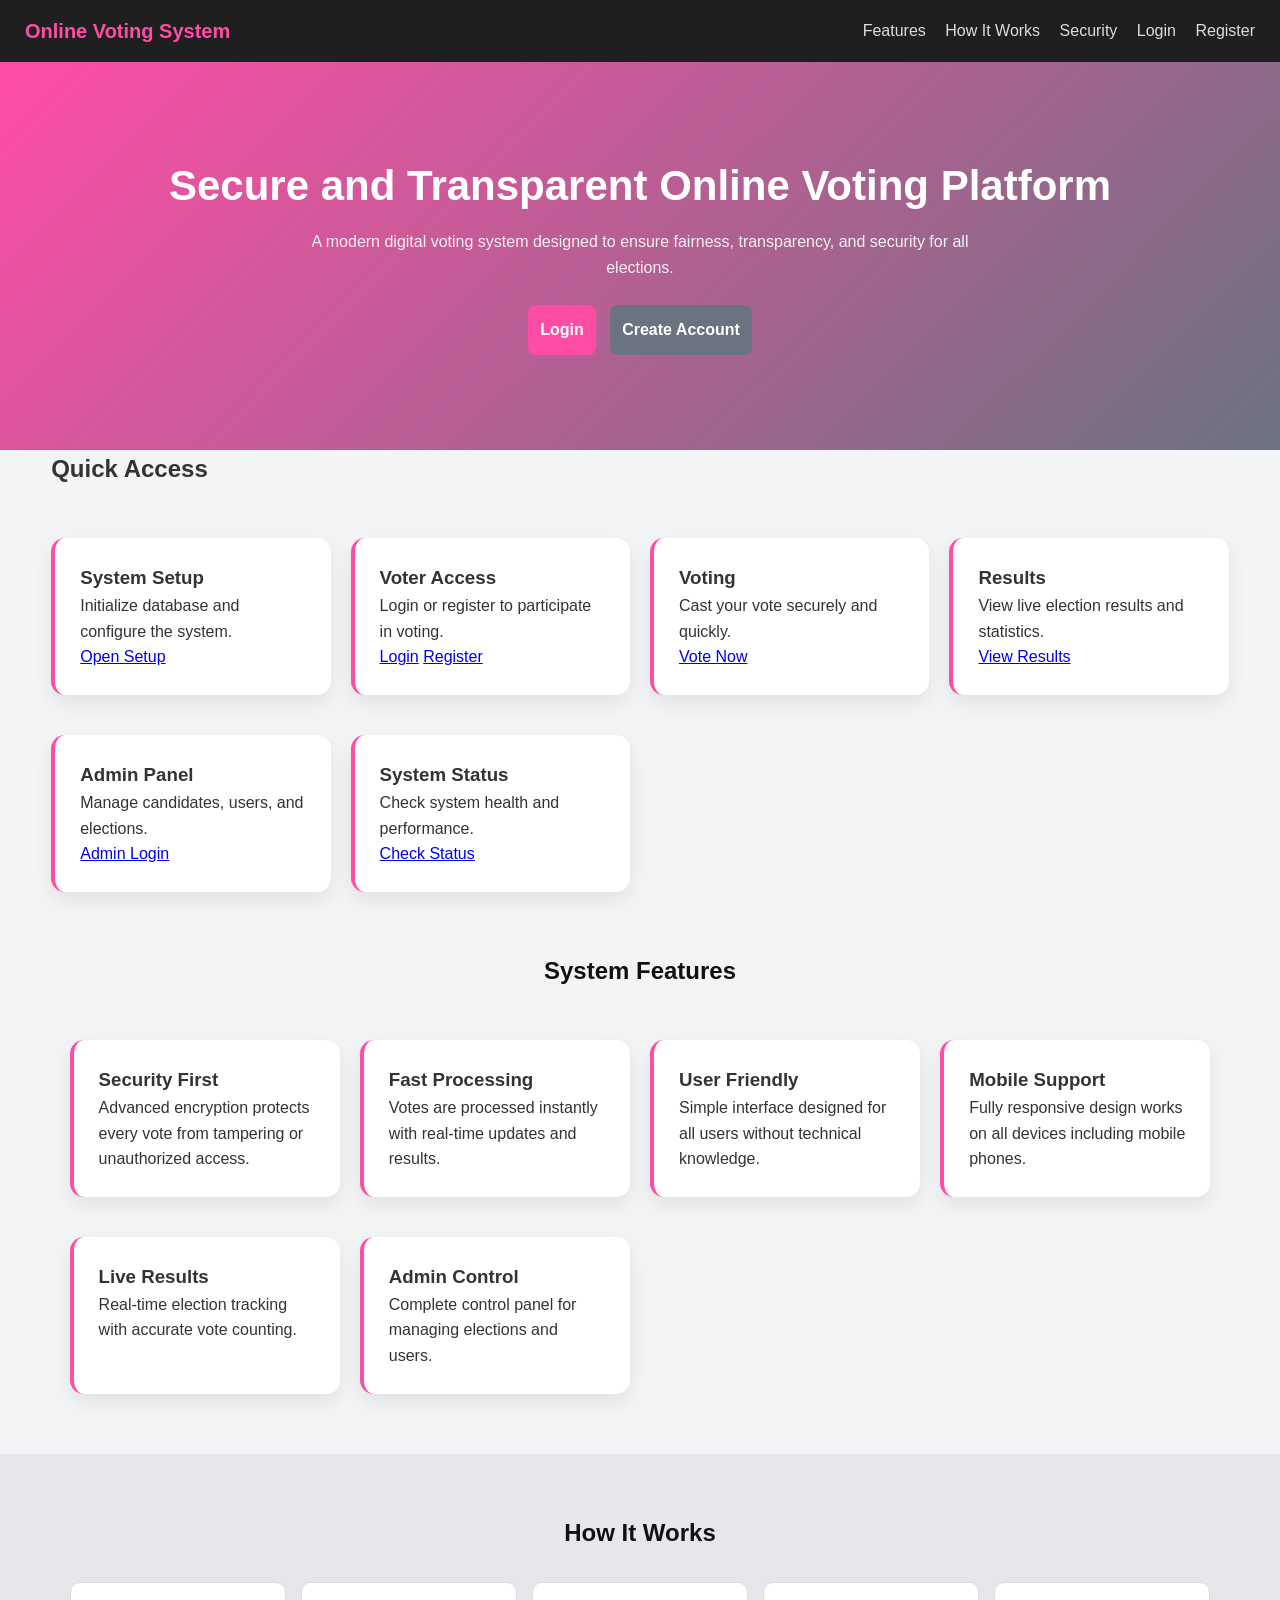
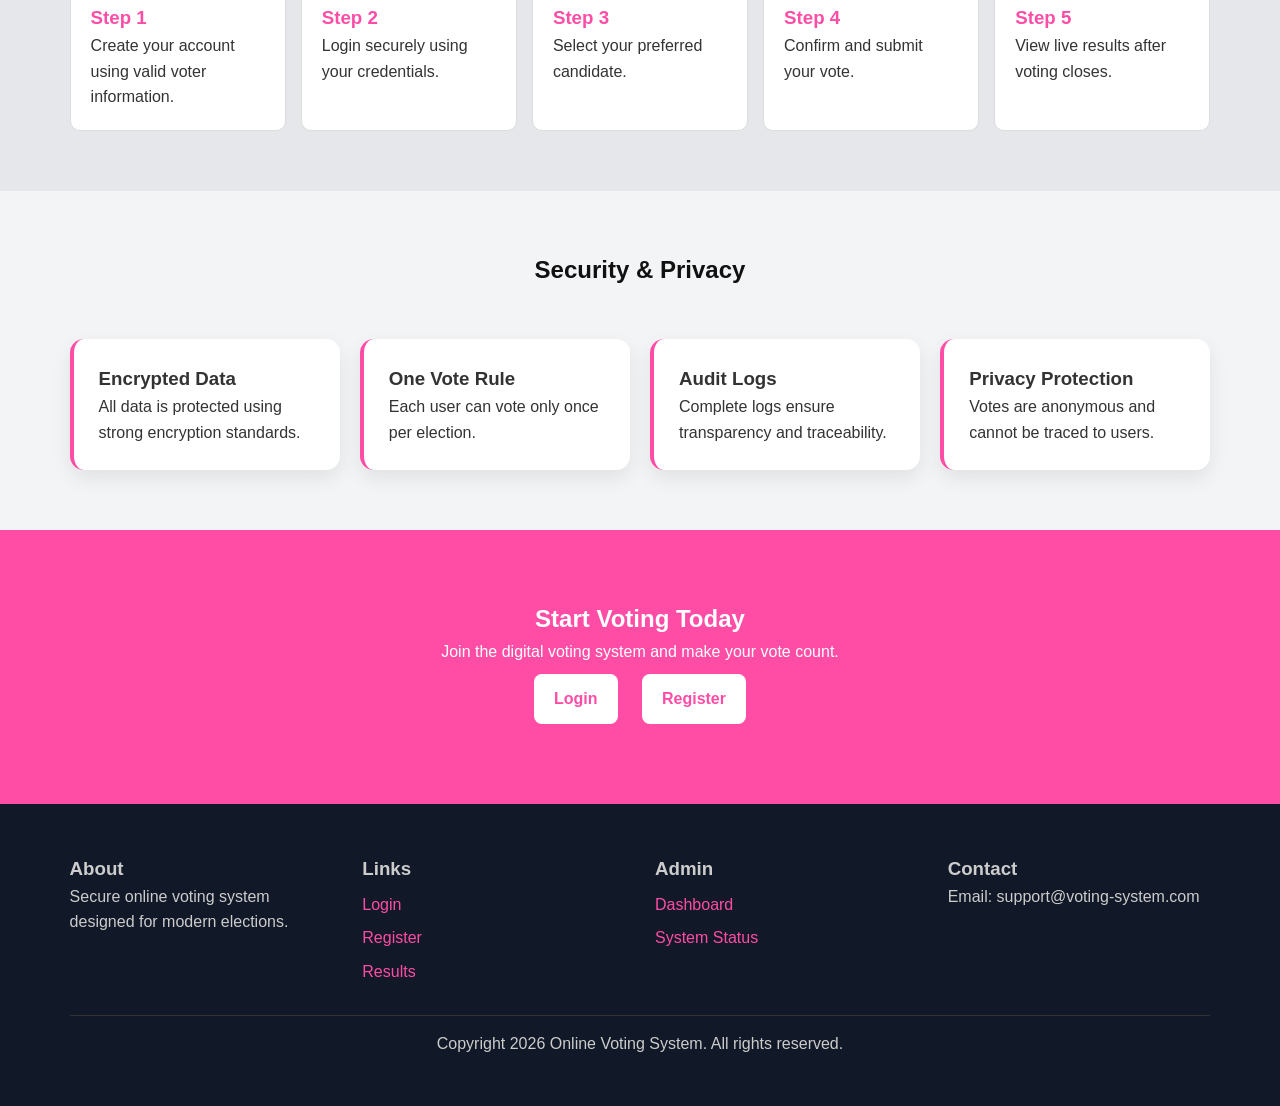
<file: index.html>
<!DOCTYPE html>
<html lang="en">

<head>
    <meta charset="UTF-8">
    <meta name="viewport" content="width=device-width, initial-scale=1.0">
    <title>Online Voting System</title>

    <link rel="stylesheet" href="assets/css/style.css">
</head>

<body>

    <!-- HEADER -->
    <header class="navbar">
        <div class="navbar-container">
            <div class="navbar-brand">Online Voting System</div>

            <nav>
                <a href="#features">Features</a>
                <a href="#how-it-works">How It Works</a>
                <a href="#security">Security</a>
                <a href="login.php">Login</a>
                <a href="register.php">Register</a>
            </nav>
        </div>
    </header>

    <!-- HERO SECTION -->
    <section class="hero">
        <div class="hero-content">
            <h1>Secure and Transparent Online Voting Platform</h1>
            <p>
                A modern digital voting system designed to ensure fairness, transparency, and security
                for all elections.
            </p>

            <div class="hero-buttons">
                <a href="login.php" class="btn btn-primary">Login</a>
                <a href="register.php" class="btn btn-secondary">Create Account</a>
            </div>
        </div>
    </section>

    <!-- QUICK ACTIONS -->
    <section class="quick-section">
        <div class="container">

            <h2>Quick Access</h2>

            <div class="grid">

                <div class="card">
                    <h3>System Setup</h3>
                    <p>Initialize database and configure the system.</p>
                    <a href="setup.php">Open Setup</a>
                </div>

                <div class="card">
                    <h3>Voter Access</h3>
                    <p>Login or register to participate in voting.</p>
                    <a href="login.php">Login</a>
                    <a href="register.php">Register</a>
                </div>

                <div class="card">
                    <h3>Voting</h3>
                    <p>Cast your vote securely and quickly.</p>
                    <a href="voting.php">Vote Now</a>
                </div>

                <div class="card">
                    <h3>Results</h3>
                    <p>View live election results and statistics.</p>
                    <a href="results.php">View Results</a>
                </div>

                <div class="card">
                    <h3>Admin Panel</h3>
                    <p>Manage candidates, users, and elections.</p>
                    <a href="admin/index.php">Admin Login</a>
                </div>

                <div class="card">
                    <h3>System Status</h3>
                    <p>Check system health and performance.</p>
                    <a href="status.php">Check Status</a>
                </div>

            </div>
        </div>
    </section>

    <!-- FEATURES -->
    <section id="features" class="section">
        <div class="container">

            <h2>System Features</h2>

            <div class="grid">

                <div class="card">
                    <h3>Security First</h3>
                    <p>Advanced encryption protects every vote from tampering or unauthorized access.</p>
                </div>

                <div class="card">
                    <h3>Fast Processing</h3>
                    <p>Votes are processed instantly with real-time updates and results.</p>
                </div>

                <div class="card">
                    <h3>User Friendly</h3>
                    <p>Simple interface designed for all users without technical knowledge.</p>
                </div>

                <div class="card">
                    <h3>Mobile Support</h3>
                    <p>Fully responsive design works on all devices including mobile phones.</p>
                </div>

                <div class="card">
                    <h3>Live Results</h3>
                    <p>Real-time election tracking with accurate vote counting.</p>
                </div>

                <div class="card">
                    <h3>Admin Control</h3>
                    <p>Complete control panel for managing elections and users.</p>
                </div>

            </div>
        </div>
    </section>

    <!-- HOW IT WORKS -->
    <section id="how-it-works" class="section alt">
        <div class="container">

            <h2>How It Works</h2>

            <div class="steps">

                <div class="step">
                    <h3>Step 1</h3>
                    <p>Create your account using valid voter information.</p>
                </div>

                <div class="step">
                    <h3>Step 2</h3>
                    <p>Login securely using your credentials.</p>
                </div>

                <div class="step">
                    <h3>Step 3</h3>
                    <p>Select your preferred candidate.</p>
                </div>

                <div class="step">
                    <h3>Step 4</h3>
                    <p>Confirm and submit your vote.</p>
                </div>

                <div class="step">
                    <h3>Step 5</h3>
                    <p>View live results after voting closes.</p>
                </div>

            </div>

        </div>
    </section>

    <!-- SECURITY -->
    <section id="security" class="section">
        <div class="container">

            <h2>Security & Privacy</h2>

            <div class="grid">

                <div class="card">
                    <h3>Encrypted Data</h3>
                    <p>All data is protected using strong encryption standards.</p>
                </div>

                <div class="card">
                    <h3>One Vote Rule</h3>
                    <p>Each user can vote only once per election.</p>
                </div>

                <div class="card">
                    <h3>Audit Logs</h3>
                    <p>Complete logs ensure transparency and traceability.</p>
                </div>

                <div class="card">
                    <h3>Privacy Protection</h3>
                    <p>Votes are anonymous and cannot be traced to users.</p>
                </div>

            </div>

        </div>
    </section>

    <!-- CALL TO ACTION -->
    <section class="cta">
        <div class="container">
            <h2>Start Voting Today</h2>
            <p>Join the digital voting system and make your vote count.</p>

            <div class="cta-buttons">
                <a href="login.php">Login</a>
                <a href="register.php">Register</a>
            </div>
        </div>
    </section>

    <!-- FOOTER -->
    <footer class="footer">
        <div class="container">

            <div class="footer-grid">

                <div>
                    <h3>About</h3>
                    <p>Secure online voting system designed for modern elections.</p>
                </div>

                <div>
                    <h3>Links</h3>
                    <a href="login.php">Login</a>
                    <a href="register.php">Register</a>
                    <a href="results.php">Results</a>
                </div>

                <div>
                    <h3>Admin</h3>
                    <a href="admin/index.php">Dashboard</a>
                    <a href="status.php">System Status</a>
                </div>

                <div>
                    <h3>Contact</h3>
                    <p>Email: support@voting-system.com</p>
                </div>

            </div>

            <div class="footer-bottom">
                <p>Copyright 2026 Online Voting System. All rights reserved.</p>
            </div>

        </div>
    </footer>

</body>

</html>
</file>
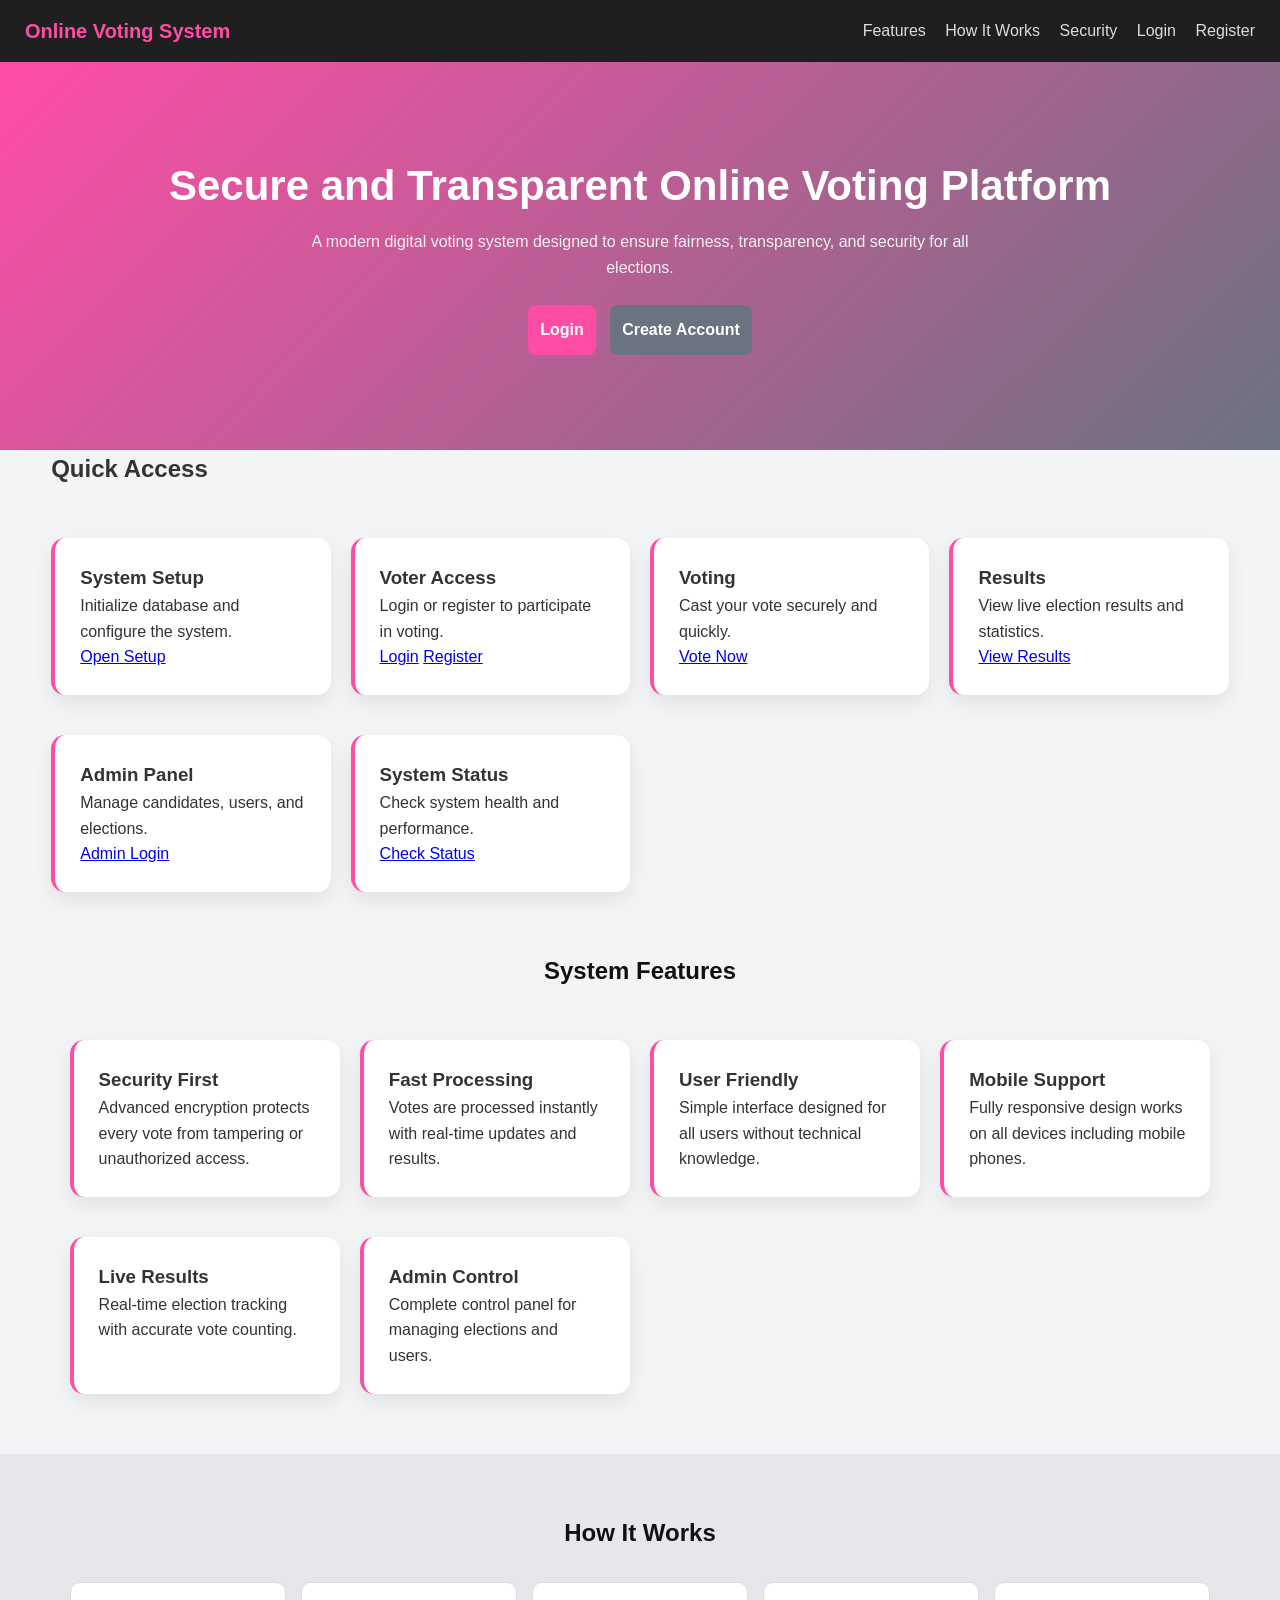
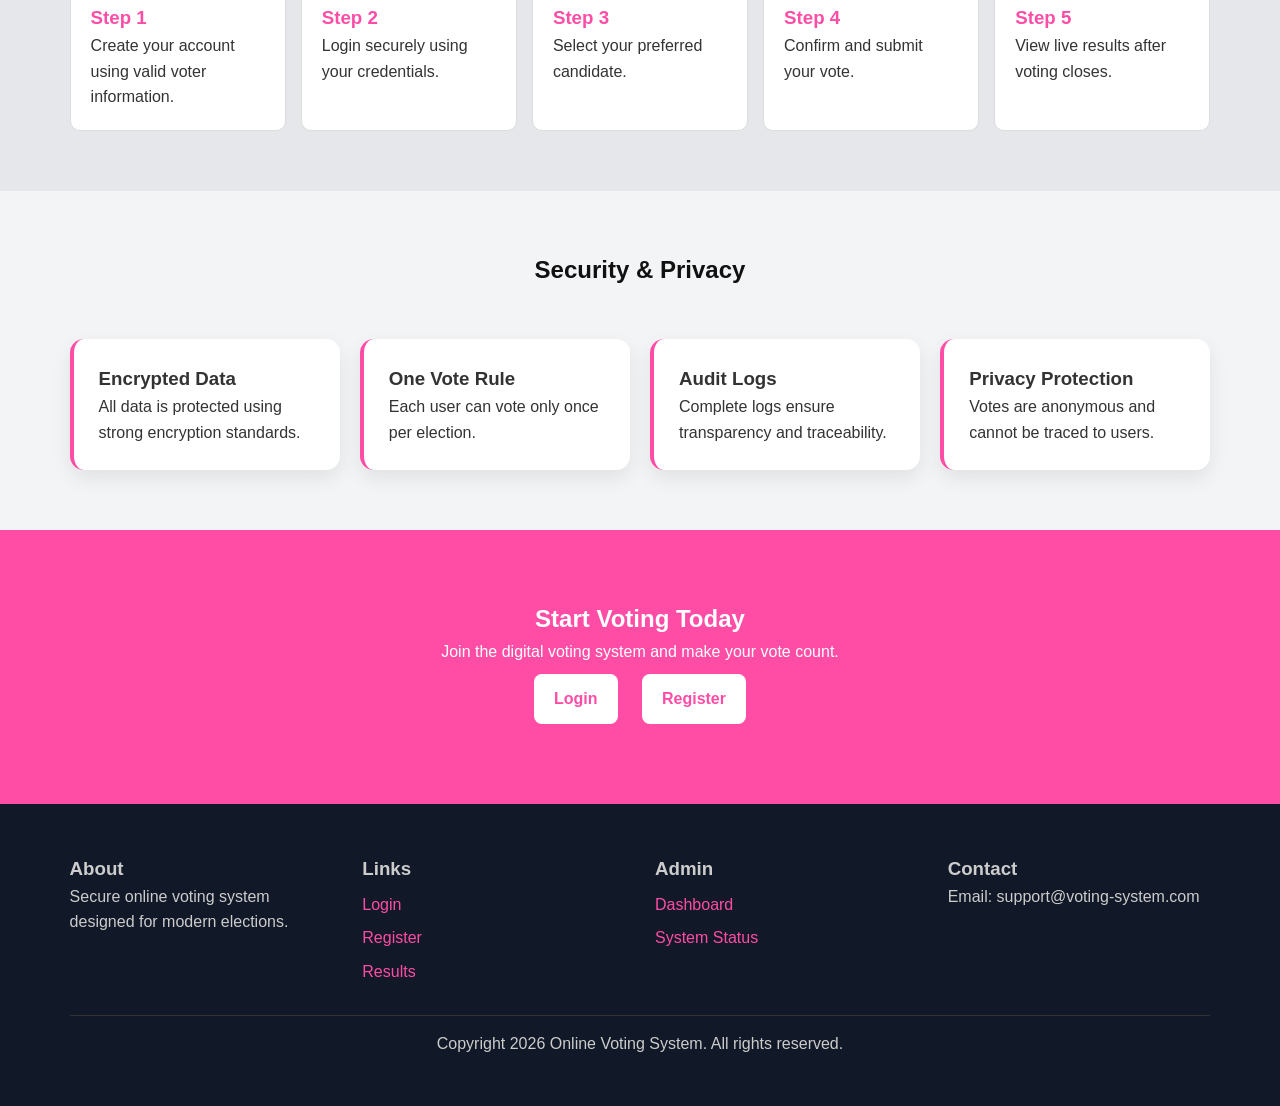
<file: home.html>
<!DOCTYPE html>
<html lang="en">

<head>
    <meta charset="UTF-8">
    <meta name="viewport" content="width=device-width, initial-scale=1.0">
    <title>Online Voting System</title>

    <link rel="stylesheet" href="assets/css/style.css">
</head>

<body>

    <!-- HEADER -->
    <header class="navbar">
        <div class="navbar-container">
            <div class="navbar-brand">Online Voting System</div>

            <nav>
                <a href="#features">Features</a>
                <a href="#how-it-works">How It Works</a>
                <a href="#security">Security</a>
                <a href="login.php">Login</a>
                <a href="register.php">Register</a>
            </nav>
        </div>
    </header>

    <!-- HERO SECTION -->
    <section class="hero">
        <div class="hero-content">
            <h1>Secure and Transparent Online Voting Platform</h1>
            <p>
                A modern digital voting system designed to ensure fairness, transparency, and security
                for all elections.
            </p>

            <div class="hero-buttons">
                <a href="login.php" class="btn btn-primary">Login</a>
                <a href="register.php" class="btn btn-secondary">Create Account</a>
            </div>
        </div>
    </section>

    <!-- QUICK ACTIONS -->
    <section class="quick-section">
        <div class="container">

            <h2>Quick Access</h2>

            <div class="grid">

                <div class="card">
                    <h3>System Setup</h3>
                    <p>Initialize database and configure the system.</p>
                    <a href="setup.php">Open Setup</a>
                </div>

                <div class="card">
                    <h3>Voter Access</h3>
                    <p>Login or register to participate in voting.</p>
                    <a href="login.php">Login</a>
                    <a href="register.php">Register</a>
                </div>

                <div class="card">
                    <h3>Voting</h3>
                    <p>Cast your vote securely and quickly.</p>
                    <a href="voting.php">Vote Now</a>
                </div>

                <div class="card">
                    <h3>Results</h3>
                    <p>View live election results and statistics.</p>
                    <a href="results.php">View Results</a>
                </div>

                <div class="card">
                    <h3>Admin Panel</h3>
                    <p>Manage candidates, users, and elections.</p>
                    <a href="admin/index.php">Admin Login</a>
                </div>

                <div class="card">
                    <h3>System Status</h3>
                    <p>Check system health and performance.</p>
                    <a href="status.php">Check Status</a>
                </div>

            </div>
        </div>
    </section>

    <!-- FEATURES -->
    <section id="features" class="section">
        <div class="container">

            <h2>System Features</h2>

            <div class="grid">

                <div class="card">
                    <h3>Security First</h3>
                    <p>Advanced encryption protects every vote from tampering or unauthorized access.</p>
                </div>

                <div class="card">
                    <h3>Fast Processing</h3>
                    <p>Votes are processed instantly with real-time updates and results.</p>
                </div>

                <div class="card">
                    <h3>User Friendly</h3>
                    <p>Simple interface designed for all users without technical knowledge.</p>
                </div>

                <div class="card">
                    <h3>Mobile Support</h3>
                    <p>Fully responsive design works on all devices including mobile phones.</p>
                </div>

                <div class="card">
                    <h3>Live Results</h3>
                    <p>Real-time election tracking with accurate vote counting.</p>
                </div>

                <div class="card">
                    <h3>Admin Control</h3>
                    <p>Complete control panel for managing elections and users.</p>
                </div>

            </div>
        </div>
    </section>

    <!-- HOW IT WORKS -->
    <section id="how-it-works" class="section alt">
        <div class="container">

            <h2>How It Works</h2>

            <div class="steps">

                <div class="step">
                    <h3>Step 1</h3>
                    <p>Create your account using valid voter information.</p>
                </div>

                <div class="step">
                    <h3>Step 2</h3>
                    <p>Login securely using your credentials.</p>
                </div>

                <div class="step">
                    <h3>Step 3</h3>
                    <p>Select your preferred candidate.</p>
                </div>

                <div class="step">
                    <h3>Step 4</h3>
                    <p>Confirm and submit your vote.</p>
                </div>

                <div class="step">
                    <h3>Step 5</h3>
                    <p>View live results after voting closes.</p>
                </div>

            </div>

        </div>
    </section>

    <!-- SECURITY -->
    <section id="security" class="section">
        <div class="container">

            <h2>Security & Privacy</h2>

            <div class="grid">

                <div class="card">
                    <h3>Encrypted Data</h3>
                    <p>All data is protected using strong encryption standards.</p>
                </div>

                <div class="card">
                    <h3>One Vote Rule</h3>
                    <p>Each user can vote only once per election.</p>
                </div>

                <div class="card">
                    <h3>Audit Logs</h3>
                    <p>Complete logs ensure transparency and traceability.</p>
                </div>

                <div class="card">
                    <h3>Privacy Protection</h3>
                    <p>Votes are anonymous and cannot be traced to users.</p>
                </div>

            </div>

        </div>
    </section>

    <!-- CALL TO ACTION -->
    <section class="cta">
        <div class="container">
            <h2>Start Voting Today</h2>
            <p>Join the digital voting system and make your vote count.</p>

            <div class="cta-buttons">
                <a href="login.php">Login</a>
                <a href="register.php">Register</a>
            </div>
        </div>
    </section>

    <!-- FOOTER -->
    <footer class="footer">
        <div class="container">

            <div class="footer-grid">

                <div>
                    <h3>About</h3>
                    <p>Secure online voting system designed for modern elections.</p>
                </div>

                <div>
                    <h3>Links</h3>
                    <a href="login.php">Login</a>
                    <a href="register.php">Register</a>
                    <a href="results.php">Results</a>
                </div>

                <div>
                    <h3>Admin</h3>
                    <a href="admin/index.php">Dashboard</a>
                    <a href="status.php">System Status</a>
                </div>

                <div>
                    <h3>Contact</h3>
                    <p>Email: support@voting-system.com</p>
                </div>

            </div>

            <div class="footer-bottom">
                <p>Copyright 2026 Online Voting System. All rights reserved.</p>
            </div>

        </div>
    </footer>

</body>

</html>
</file>
<file: assets/css/style.css>
/* =========================
   GLOBAL RESET
========================= */
* {
    margin: 0;
    padding: 0;
    box-sizing: border-box;
    font-family: "Segoe UI", Arial, sans-serif;
}

body {
    background: #f3f4f6;
    /* light grey */
    color: #333;
    line-height: 1.6;
}

/* =========================
   NAVBAR
========================= */
.navbar {
    background: #1f1f1f;
    color: white;
    padding: 15px 25px;
}

.navbar-container {
    display: flex;
    justify-content: space-between;
    align-items: center;
}

.navbar-brand {
    font-size: 20px;
    font-weight: bold;
    color: #ff4da6;
    /* pink */
}

.navbar a {
    color: #ddd;
    margin-left: 15px;
    text-decoration: none;
    transition: 0.3s;
}

.navbar a:hover {
    color: #ff4da6;
}

/* =========================
   HERO SECTION
========================= */
.hero {
    background: linear-gradient(135deg, #ff4da6, #6b7280);
    color: white;
    text-align: center;
    padding: 90px 20px;
}

.hero h1 {
    font-size: 42px;
    margin-bottom: 10px;
}

.hero p {
    max-width: 700px;
    margin: auto;
    opacity: 0.9;
}

.hero-buttons {
    margin-top: 20px;
}

/* =========================
   BUTTONS
========================= */
.btn {
    display: inline-block;
    padding: 12px 22px;
    border-radius: 8px;
    text-decoration: none;
    font-weight: 600;
    margin: 5px;
    transition: 0.3s;
}

.btn-primary {
    background: #ff4da6;
    color: white;
}

.btn-primary:hover {
    background: #e60073;
    transform: translateY(-3px);
}

.btn-secondary {
    background: #6b7280;
    color: white;
}

.btn-secondary:hover {
    background: #4b5563;
    transform: translateY(-3px);
}

/* =========================
   SECTIONS
========================= */
.section {
    padding: 60px 20px;
}

.section h2 {
    text-align: center;
    margin-bottom: 20px;
    color: #111;
}

.section.alt {
    background: #e5e7eb;
}

/* =========================
   CONTAINER
========================= */
.container {
    width: 92%;
    max-width: 1200px;
    margin: auto;
}

/* =========================
   GRID SYSTEM
========================= */
.grid {
    display: grid;
    grid-template-columns: repeat(auto-fit, minmax(240px, 1fr));
    gap: 20px;
    margin-top: 30px;
}

/* =========================
   CARDS
========================= */
.card {
    background: white;
    padding: 25px;
    border-radius: 12px;
    box-shadow: 0 6px 15px rgba(0, 0, 0, 0.08);
    transition: 0.3s;
    border-left: 4px solid #ff4da6;
}

.card:hover {
    transform: translateY(-6px);
}

/* =========================
   STEPS
========================= */
.steps {
    display: grid;
    grid-template-columns: repeat(auto-fit, minmax(200px, 1fr));
    gap: 15px;
    margin-top: 30px;
}

.step {
    background: white;
    padding: 20px;
    border-radius: 10px;
    border: 1px solid #ddd;
}

.step h3 {
    color: #ff4da6;
}

/* =========================
   CTA SECTION
========================= */
.cta {
    background: #ff4da6;
    color: white;
    text-align: center;
    padding: 70px 20px;
}

.cta-buttons a {
    display: inline-block;
    margin: 10px;
    padding: 12px 20px;
    background: white;
    color: #ff4da6;
    border-radius: 8px;
    text-decoration: none;
    font-weight: bold;
}

.cta-buttons a:hover {
    background: #f3f4f6;
}

/* =========================
   FOOTER
========================= */
.footer {
    background: #111827;
    color: #ccc;
    padding: 50px 20px;
}

.footer-grid {
    display: grid;
    grid-template-columns: repeat(auto-fit, minmax(200px, 1fr));
    gap: 30px;
}

.footer a {
    color: #ff4da6;
    display: block;
    margin-top: 8px;
    text-decoration: none;
}

.footer a:hover {
    color: white;
}

.footer-bottom {
    text-align: center;
    margin-top: 30px;
    border-top: 1px solid #333;
    padding-top: 15px;
}

/* =========================
   RESPONSIVE
========================= */
@media (max-width: 768px) {
    .hero h1 {
        font-size: 28px;
    }

    .navbar-container {
        flex-direction: column;
        gap: 10px;
    }
}

/* =========================
   AUTH PAGE LAYOUT
========================= */
.auth-container {
    display: flex;
    justify-content: center;
    align-items: center;
    min-height: 100vh;
    background: linear-gradient(135deg, #f3f4f6, #e5e7eb);
    padding: 20px;
}

/* =========================
   AUTH CARD
========================= */
.auth-card {
    width: 100%;
    max-width: 420px;
    background: white;
    padding: 35px;
    border-radius: 14px;
    box-shadow: 0 15px 35px rgba(0, 0, 0, 0.1);
    border-top: 4px solid #ff4da6;
}

/* TITLE */
.auth-title {
    font-size: 24px;
    font-weight: bold;
    text-align: center;
    margin-bottom: 20px;
    color: #111;
}

/* =========================
   FORM
========================= */
.form-group {
    margin-bottom: 15px;
    text-align: left;
}

.form-group label {
    display: block;
    margin-bottom: 5px;
    font-weight: 600;
    color: #444;
}

.form-group input {
    width: 100%;
    padding: 12px;
    border: 1px solid #ccc;
    border-radius: 8px;
    outline: none;
    transition: 0.3s;
}

.form-group input:focus {
    border-color: #ff4da6;
    box-shadow: 0 0 5px rgba(255, 77, 166, 0.3);
}

/* =========================
   BUTTON
========================= */
.btn {
    padding: 12px;
    border: none;
    border-radius: 8px;
    cursor: pointer;
    font-weight: bold;
    transition: 0.3s;
}

.btn-primary {
    background: #ff4da6;
    color: white;
}

.btn-primary:hover {
    background: #e60073;
    transform: translateY(-2px);
}

/* full width button */
.btn-block {
    width: 100%;
    display: block;
}

/* =========================
   ALERT BOXES
========================= */
.alert {
    padding: 12px;
    border-radius: 8px;
    margin-bottom: 15px;
    font-size: 14px;
}

.alert-error {
    background: #ffe5e5;
    color: #b00020;
    border-left: 4px solid #ff0000;
}

.alert-info {
    background: #e6f0ff;
    color: #1e40af;
    border-left: 4px solid #2563eb;
}

/* =========================
   NAVBAR FIX
========================= */
.navbar-menu a {
    color: white;
    margin-left: 15px;
    text-decoration: none;
    font-weight: 500;
}

.navbar-menu a:hover {
    color: #ff4da6;
}

/* =========================
   DASHBOARD HEADER
========================= */
.dashboard-header {
    margin: 30px 0;
    text-align: center;
}

.dashboard-welcome {
    font-size: 28px;
    font-weight: bold;
    color: #ff4da6;
}

.dashboard-subtitle {
    color: #666;
    margin-top: 5px;
}

/* =========================
   GRID SYSTEM FIX
========================= */
.grid {
    display: grid;
    gap: 20px;
}

.grid-cols-2 {
    grid-template-columns: repeat(2, 1fr);
}

@media (max-width: 768px) {
    .grid-cols-2 {
        grid-template-columns: 1fr;
    }
}

/* =========================
   STAT CARDS (IMPORTANT FIX)
========================= */
.stats-grid {
    display: grid;
    grid-template-columns: repeat(auto-fit, minmax(180px, 1fr));
    gap: 20px;
    margin: 20px 0;
}

.stat-card {
    background: white;
    padding: 25px;
    border-radius: 12px;
    text-align: center;
    box-shadow: 0 8px 18px rgba(0, 0, 0, 0.08);
    border-left: 4px solid #ff4da6;
    transition: 0.3s;
}

.stat-card:hover {
    transform: translateY(-5px);
}

.stat-value {
    font-size: 26px;
    font-weight: bold;
    color: #ff4da6;
}

.stat-label {
    color: #666;
    margin-top: 5px;
}

/* =========================
   CARDS (UNIFIED LOOK)
========================= */
.card {
    background: white;
    padding: 25px;
    border-radius: 14px;
    box-shadow: 0 8px 20px rgba(0, 0, 0, 0.08);
    margin-top: 20px;
}

.card-header {
    font-size: 18px;
    font-weight: bold;
    margin-bottom: 10px;
    color: #111;
    border-left: 4px solid #ff4da6;
    padding-left: 10px;
}

/* =========================
   TABLE STYLING (IMPORTANT)
========================= */
.table {
    width: 100%;
    border-collapse: collapse;
    margin-top: 10px;
}

.table td {
    padding: 12px;
    border-bottom: 1px solid #eee;
}

.table tr:hover {
    background: #f9fafb;
}

/* =========================
   ALERTS
========================= */
.alert {
    padding: 12px;
    border-radius: 8px;
    margin-top: 10px;
    font-size: 14px;
}

.alert-success {
    background: #e8fff0;
    border-left: 4px solid #22c55e;
    color: #166534;
}

.alert-info {
    background: #eef2ff;
    border-left: 4px solid #3b82f6;
    color: #1e3a8a;
}

.alert-error {
    background: #ffe5e5;
    border-left: 4px solid #ef4444;
    color: #991b1b;
}

/* =========================
   BUTTON FULL WIDTH FIX
========================= */
.btn-block {
    width: 100%;
    display: block;
}

/* =========================
   NAV MENU FIX
========================= */
.navbar-menu a {
    color: white;
    margin-left: 15px;
    text-decoration: none;
    font-weight: 500;
}

.navbar-menu a:hover {
    color: #ff4da6;
}

/* =========================
   AUTH CONTAINER (shared)
========================= */
.auth-container {
    display: flex;
    justify-content: center;
    align-items: center;
    min-height: 100vh;
    background: linear-gradient(135deg, #f3f4f6, #e5e7eb);
    padding: 20px;
}

/* =========================
   AUTH CARD
========================= */
.auth-card {
    width: 100%;
    max-width: 450px;
    background: white;
    padding: 35px;
    border-radius: 14px;
    box-shadow: 0 10px 25px rgba(0, 0, 0, 0.12);
    border-top: 4px solid #ff4da6;
}

/* TITLE */
.auth-title {
    text-align: center;
    font-size: 24px;
    font-weight: bold;
    margin-bottom: 20px;
    color: #111;
}

/* =========================
   FORM GROUP
========================= */
.form-group {
    margin-bottom: 15px;
}

.form-group label {
    display: block;
    font-weight: 600;
    margin-bottom: 6px;
    color: #444;
}

.form-group input {
    width: 100%;
    padding: 12px;
    border: 1px solid #ccc;
    border-radius: 8px;
    outline: none;
    transition: 0.3s;
}

.form-group input:focus {
    border-color: #ff4da6;
    box-shadow: 0 0 6px rgba(255, 77, 166, 0.3);
}

/* =========================
   BUTTONS
========================= */
.btn {
    padding: 12px;
    border-radius: 8px;
    font-weight: bold;
    cursor: pointer;
    transition: 0.3s;
    border: none;
}

.btn-primary {
    background: #ff4da6;
    color: white;
}

.btn-primary:hover {
    background: #e60073;
    transform: translateY(-2px);
}

.btn-block {
    width: 100%;
    display: block;
}

/* =========================
   ALERT BOXES
========================= */
.alert {
    padding: 12px;
    border-radius: 8px;
    margin-bottom: 15px;
    font-size: 14px;
}

.alert-error {
    background: #ffe5e5;
    border-left: 4px solid #ef4444;
    color: #991b1b;
}

.alert-success {
    background: #e8fff0;
    border-left: 4px solid #22c55e;
    color: #166534;
}

/* =========================
   LINK UNDER FORM
========================= */
.auth-link {
    text-align: center;
    margin-top: 15px;
    font-size: 14px;
}

.auth-link a {
    color: #ff4da6;
    text-decoration: none;
    font-weight: bold;
}

.auth-link a:hover {
    text-decoration: underline;
}

/* =========================
   NAVBAR LINKS
========================= */
.navbar-menu a {
    color: white;
    margin-left: 15px;
    text-decoration: none;
}

.navbar-menu a:hover {
    color: #ff4da6;
}

/* =========================
   VOTING PAGE LAYOUT
========================= */
.voting-section {
    margin-top: 30px;
    background: white;
    padding: 25px;
    border-radius: 14px;
    box-shadow: 0 8px 20px rgba(0, 0, 0, 0.08);
}

.voting-title {
    font-size: 26px;
    font-weight: bold;
    color: #ff4da6;
    margin-bottom: 10px;
}

.voting-status {
    background: #e8fff0;
    border-left: 4px solid #22c55e;
    padding: 12px;
    border-radius: 8px;
    margin-bottom: 15px;
    color: #166534;
}

.voting-instructions {
    background: #f3f4f6;
    padding: 12px;
    border-radius: 8px;
    margin-bottom: 20px;
    color: #444;
}

/* =========================
   GRID FIX FOR VOTING
========================= */
.grid {
    display: grid;
    gap: 20px;
}

.grid-cols-3 {
    grid-template-columns: repeat(3, 1fr);
}

@media (max-width: 900px) {
    .grid-cols-3 {
        grid-template-columns: 1fr;
    }
}

/* =========================
   CANDIDATE CARD (ENHANCED)
========================= */
.candidate-card {
    background: white;
    border-radius: 14px;
    padding: 20px;
    text-align: center;
    box-shadow: 0 8px 18px rgba(0, 0, 0, 0.08);
    border: 2px solid transparent;
    cursor: pointer;
    transition: 0.3s;
}

.candidate-card:hover {
    transform: translateY(-6px);
    border-color: #ff4da6;
}

/* SELECTED STATE (VERY IMPORTANT) */
.candidate-card.selected {
    border: 2px solid #ff4da6;
    box-shadow: 0 0 15px rgba(255, 77, 166, 0.3);
}

/* =========================
   IMAGE AREA
========================= */
.candidate-card-image {
    font-size: 40px;
    margin-bottom: 10px;
}

.candidate-card-image img {
    width: 90px;
    height: 90px;
    border-radius: 50%;
    object-fit: cover;
    border: 3px solid #ff4da6;
}

/* =========================
   TEXT CONTENT
========================= */
.candidate-name {
    font-size: 18px;
    font-weight: bold;
    margin-bottom: 5px;
}

.candidate-bio {
    font-size: 13px;
    color: #666;
    margin-top: 5px;
}

/* =========================
   SELECTED SUMMARY BOX
========================= */
#selectedCandidates {
    background: #f9fafb;
    border-left: 4px solid #ff4da6;
    padding: 15px;
    border-radius: 10px;
}

/* =========================
   SUBMIT BUTTON
========================= */
.btn-success {
    background: #ff4da6;
    color: white;
    border: none;
    border-radius: 10px;
    cursor: pointer;
    font-weight: bold;
    transition: 0.3s;
}

.btn-success:hover {
    background: #e60073;
    transform: scale(1.02);
}

/* =========================
   RESULTS ITEM LAYOUT
========================= */
.result-item {
    display: grid;
    grid-template-columns: 80px 1fr 1fr 120px;
    align-items: center;
    gap: 15px;
    padding: 15px;
    border-bottom: 1px solid #eee;
}

.result-item:hover {
    background: #fafafa;
}

/* =========================
   IMAGE
========================= */
.result-image {
    font-size: 40px;
    text-align: center;
}

.result-image img {
    width: 60px;
    height: 60px;
    border-radius: 50%;
    object-fit: cover;
    border: 2px solid #ff4da6;
}

/* =========================
   NAME
========================= */
.result-name {
    font-size: 16px;
    font-weight: bold;
    color: #111;
}

/* =========================
   BAR SECTION
========================= */
.result-bar {
    display: flex;
    align-items: center;
    gap: 10px;
}

/* Background bar */
.progress-bar {
    width: 100%;
    height: 10px;
    background: #e5e7eb;
    border-radius: 20px;
    overflow: hidden;
}

/* Fill bar */
.progress-fill {
    height: 100%;
    border-radius: 20px;
}

/* percentage text */
.result-percentage {
    font-size: 13px;
    color: #555;
    min-width: 60px;
}

/* =========================
   VOTE COUNT BOX
========================= */
.result-votes {
    text-align: center;
    font-weight: bold;
    color: #111;
}

/* =========================
   MOBILE RESPONSIVE
========================= */
@media (max-width: 768px) {
    .result-item {
        grid-template-columns: 1fr;
        text-align: center;
    }

    .result-bar {
        justify-content: center;
    }
}

/* =========================
   RESULTS GRID (NEW STYLE)
========================= */
.results-grid {
    display: grid;
    grid-template-columns: repeat(auto-fit, minmax(280px, 1fr));
    gap: 20px;
}

/* =========================
   RESULT CARD
========================= */
.result-card {
    background: white;
    padding: 18px;
    border-radius: 16px;
    box-shadow: 0 10px 25px rgba(0, 0, 0, 0.08);
    border-top: 4px solid #ff4da6;
    transition: 0.3s;
}

.result-card:hover {
    transform: translateY(-6px);
}

/* =========================
   TOP SECTION
========================= */
.result-top {
    display: flex;
    align-items: center;
    gap: 12px;
    margin-bottom: 12px;
}

.result-avatar img {
    width: 70px;
    height: 70px;
    border-radius: 50%;
    object-fit: cover;
    border: 2px solid #ff4da6;
    /* optional pink border */
}

/* =========================
   TEXT
========================= */
.result-name {
    font-size: 16px;
    font-weight: bold;
}

.result-meta {
    font-size: 12px;
    color: #777;
}

/* =========================
   BAR
========================= */
.progress-bar {
    width: 100%;
    height: 10px;
    background: #e5e7eb;
    border-radius: 20px;
    overflow: hidden;
    margin: 10px 0;
}

.progress-fill {
    height: 100%;
    background: linear-gradient(90deg, #ff4da6, #ff85c2);
    border-radius: 20px;
}

/* =========================
   FOOTER
========================= */
.result-footer {
    display: flex;
    justify-content: space-between;
    font-size: 13px;
    color: #444;
}

.percent {
    font-weight: bold;
    color: #ff4da6;
}

.votes {
    color: #666;
}

.hidden-admin {
    display: none;
}
</file>
